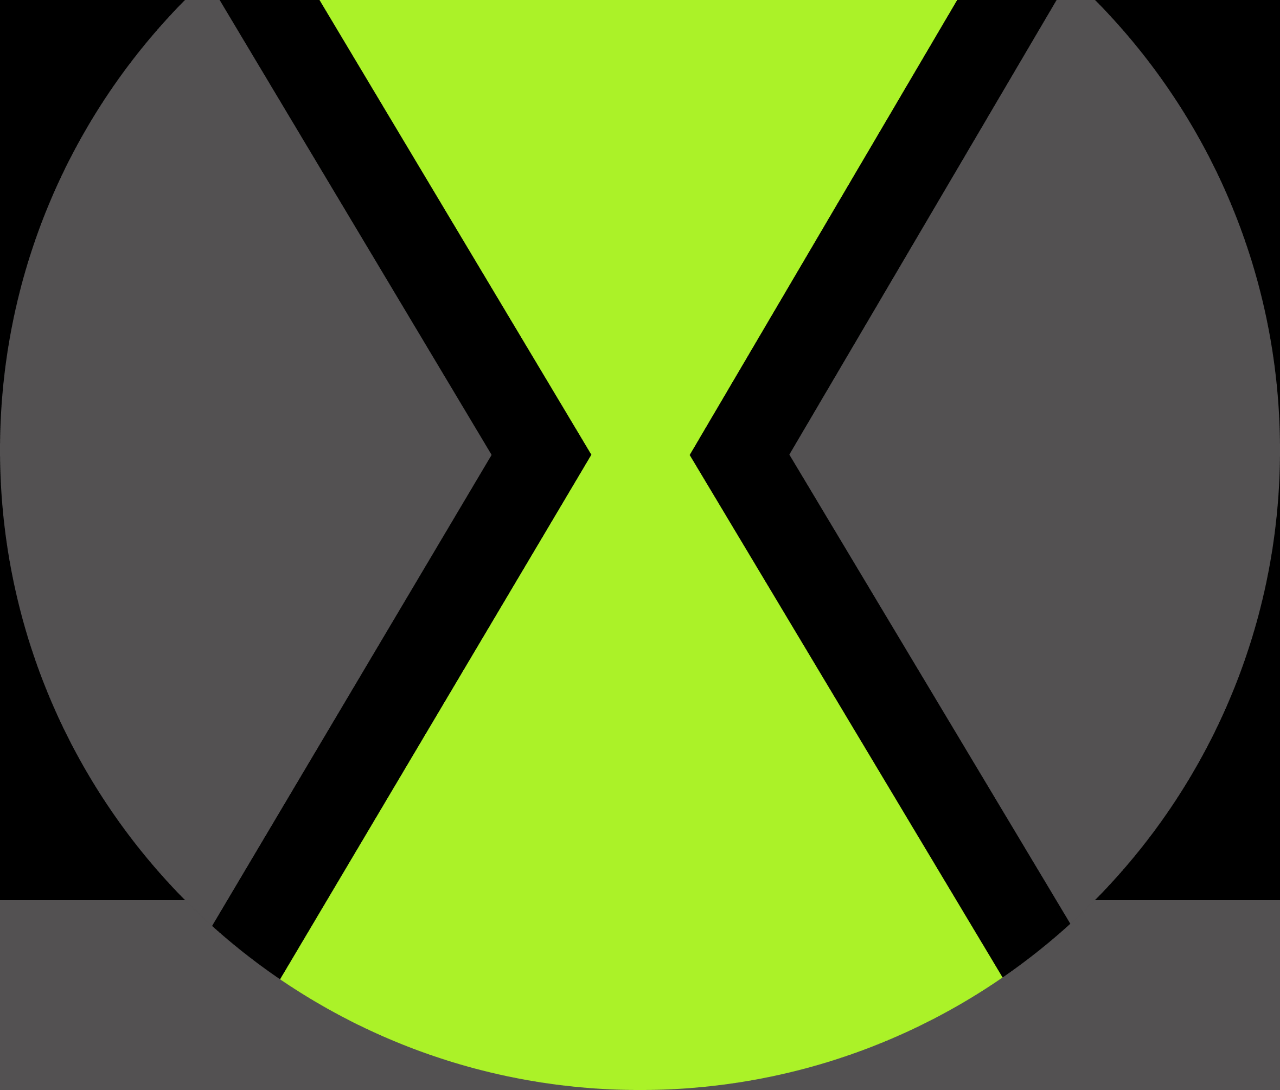
<file: OmnitrixApp/index.html>
<!DOCTYPE html>
<html lang="en">
<head>
    <meta charset="UTF-8">
    <meta name="viewport" content="width=device-width, initial-scale=1.0">
    <title>Omnitrix App</title>
    <link rel="stylesheet" type="text/css" href="css/style.css">
</head>
<body>
    <!-- Home Screen -->
    <div id="home-screen">
        <img id="home-image" src="images/omnitrix.png" alt="Omnitrix Icon">
    </div>

    <!-- Alien Selection Screen -->
    <div id="alien-selection-screen" style="display: none;">
        <div id="diamond-container">
            <div id="diamond">
                <img id="alien-icon" src="images/alien1.png" alt="Alien Icon">
            </div>
        </div>
        <!-- Transformation Video -->
        <video id="transformation-video" src="videos/transformation.mp4" style="display: none;"></video>
    </div>

    <!-- Blinking Screen -->
    <div id="white-screen" style="display: none;">
        <img id="after-image" src="images/after.png" alt="Overlay Image">
    </div>

    <!-- Audio Elements -->
    <audio id="opening-sound" src="sounds/opening.mp3"></audio>
    <audio id="transition-sound" src="sounds/transition.mp3"></audio>
    <audio id="alien-sound"></audio>
    <audio id="loop-sound" src="sounds/loop.mp3" loop></audio>
    <audio id="transformation-sound" src="sounds/transformation.mp3"></audio>
    <audio id="powerdown-sound" src="sounds/powerdown.mp3"></audio>

    <script src="js/main.js"></script>
</body>
</html>
</file>
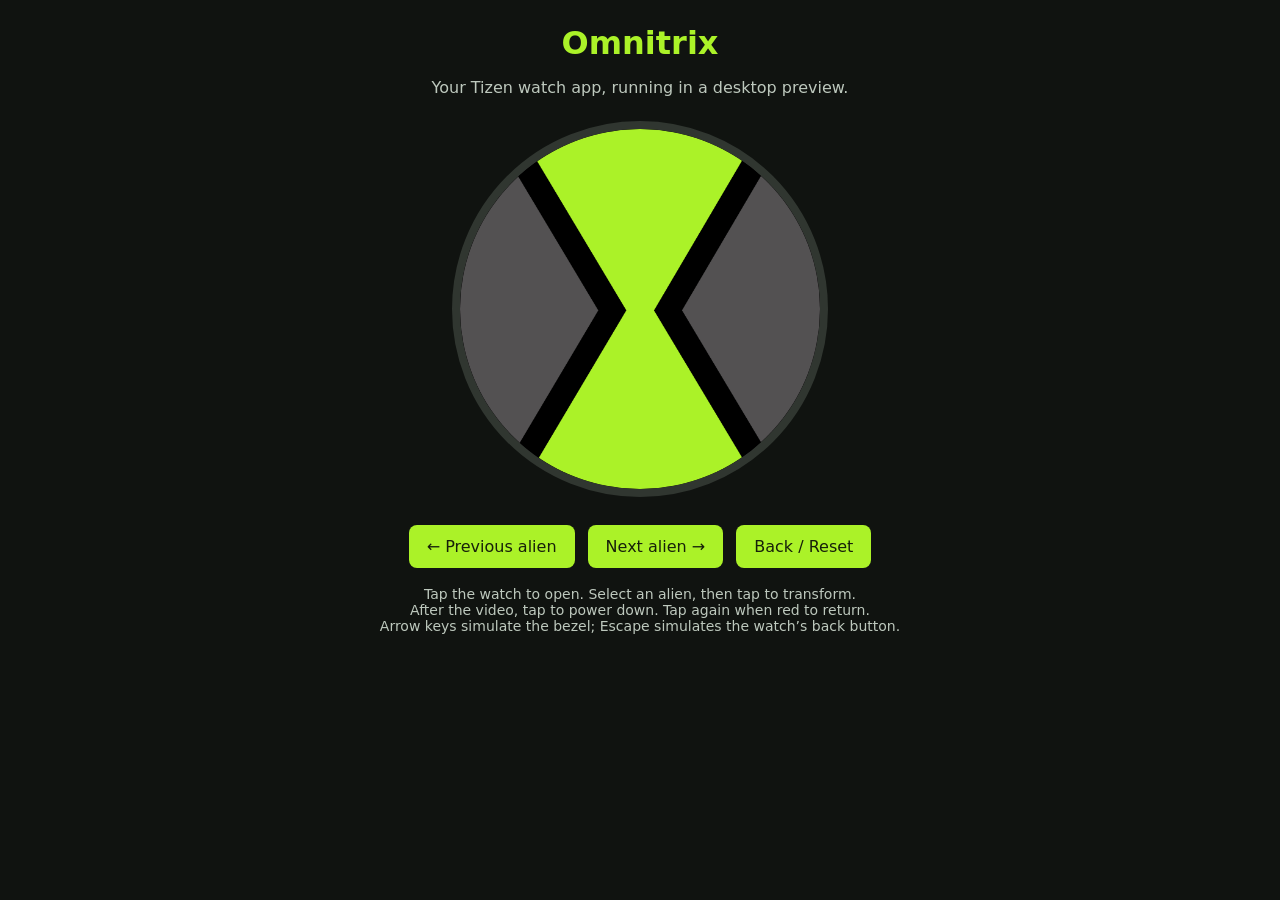
<file: preview/index.html>
<!doctype html>
<html lang="en">
<meta charset="utf-8">
<meta name="viewport" content="width=device-width,initial-scale=1">
<title>Omnitrix — desktop preview</title>
<style>
body{margin:0;background:#101310;color:#e7f2e7;font:16px system-ui;text-align:center;padding:24px}h1{color:#abf228;margin:0 0 8px}p{color:#bdc8bd}iframe{display:block;width:360px;height:360px;max-width:90vw;max-height:90vw;border:8px solid #303630;border-radius:50%;margin:24px auto;background:black}button{background:#abf228;color:#17200a;border:0;border-radius:8px;padding:12px 18px;margin:4px;font:inherit;cursor:pointer}.hint{font-size:14px}
</style>
<h1>Omnitrix</h1>
<p>Your Tizen watch app, running in a desktop preview.</p>
<iframe id="watch" src="../OmnitrixApp/index.html" title="Omnitrix watch"></iframe>
<button id="previous">← Previous alien</button>
<button id="next">Next alien →</button>
<button id="reset">Back / Reset</button>
<p class="hint">Tap the watch to open. Select an alien, then tap to transform.<br>After the video, tap to power down. Tap again when red to return.<br>Arrow keys simulate the bezel; Escape simulates the watch’s back button.</p>
<script>
const watch=document.getElementById('watch');
function bezel(direction){watch.contentDocument.dispatchEvent(new watch.contentWindow.CustomEvent('rotarydetent',{detail:{direction}}));}
function back(){watch.contentDocument.dispatchEvent(new watch.contentWindow.CustomEvent('tizenhwkey',{detail:{},keyName:'back'}));watch.contentWindow.resetApp();}
document.getElementById('previous').onclick=()=>bezel('CCW');
document.getElementById('next').onclick=()=>bezel('CW');
document.getElementById('reset').onclick=back;
function keys(event){if(event.key==='ArrowRight')bezel('CW');if(event.key==='ArrowLeft')bezel('CCW');if(event.key==='Escape')back();}
document.addEventListener('keydown',keys);
watch.addEventListener('load',()=>watch.contentDocument.addEventListener('keydown',keys));
</script>
</html>
</file>
<file: OmnitrixApp/css/style.css>
/* General Styles */
body {
    margin: 0;
    display: flex;
    justify-content: center;
    align-items: center;
    height: 100vh;
    background-color: rgba(83, 81, 82, 1);
    overflow: hidden;
}

/* Home Screen Styles */
#home-screen {
    width: 100%;
    height: 100%;
    background-color: black;
    display: flex;
    justify-content: center;
    align-items: center;
    position: absolute;
    top: 0;
    left: 0;
}

#home-image {
    width: 100%;
    height: auto;
    cursor: pointer;
}

/* Alien Selection Screen Styles */
#alien-selection-screen {
    width: 100%;
    height: 100%;
    display: flex;
    justify-content: center;
    align-items: center;
    background-color: rgba(83, 81, 82, 1);
}

/* Diamond Container (Outer) */
#diamond-container {
    width: 100%;
    aspect-ratio: 1 / 1.7;
    display: flex;
    justify-content: center;
    align-items: center;
    clip-path: polygon(50% 0%, 100% 50%, 50% 100%, 0% 50%);
    background-color: black;
}

/* Inner Diamond */
#diamond {
    width: 80%;
    aspect-ratio: 1 / 1.7;
    background-color: rgba(171, 242, 40, 1);
    clip-path: polygon(50% 0%, 100% 50%, 50% 100%, 0% 50%);
    display: flex;
    justify-content: center;
    align-items: center;
    overflow: hidden;
}

/* Alien Image */
#alien-icon {
    width: 140%;
    height: auto;
    max-width: 140%;
    max-height: 140%;
    object-fit: contain;
    transform: translateY(0);
    position: relative;
}

/* Blinking Screen */
#white-screen {
    width: 100%;
    height: 100%;
    position: absolute;
    top: 0;
    left: 0;
    background-color: white;
    display: flex;
    justify-content: center;
    align-items: center;
    z-index: 9999;
}

/* After Image (Overlay) */
#after-image {
    width: 100%;
    height: auto;
    position: absolute;
    z-index: 10000;
    cursor: pointer;
}

/* Transformation Video */
#transformation-video {
    position: absolute;
    top: 0;
    left: 0;
    width: 100%;
    height: 100%;
    object-fit: cover;
    z-index: 9999;
}
</file>
